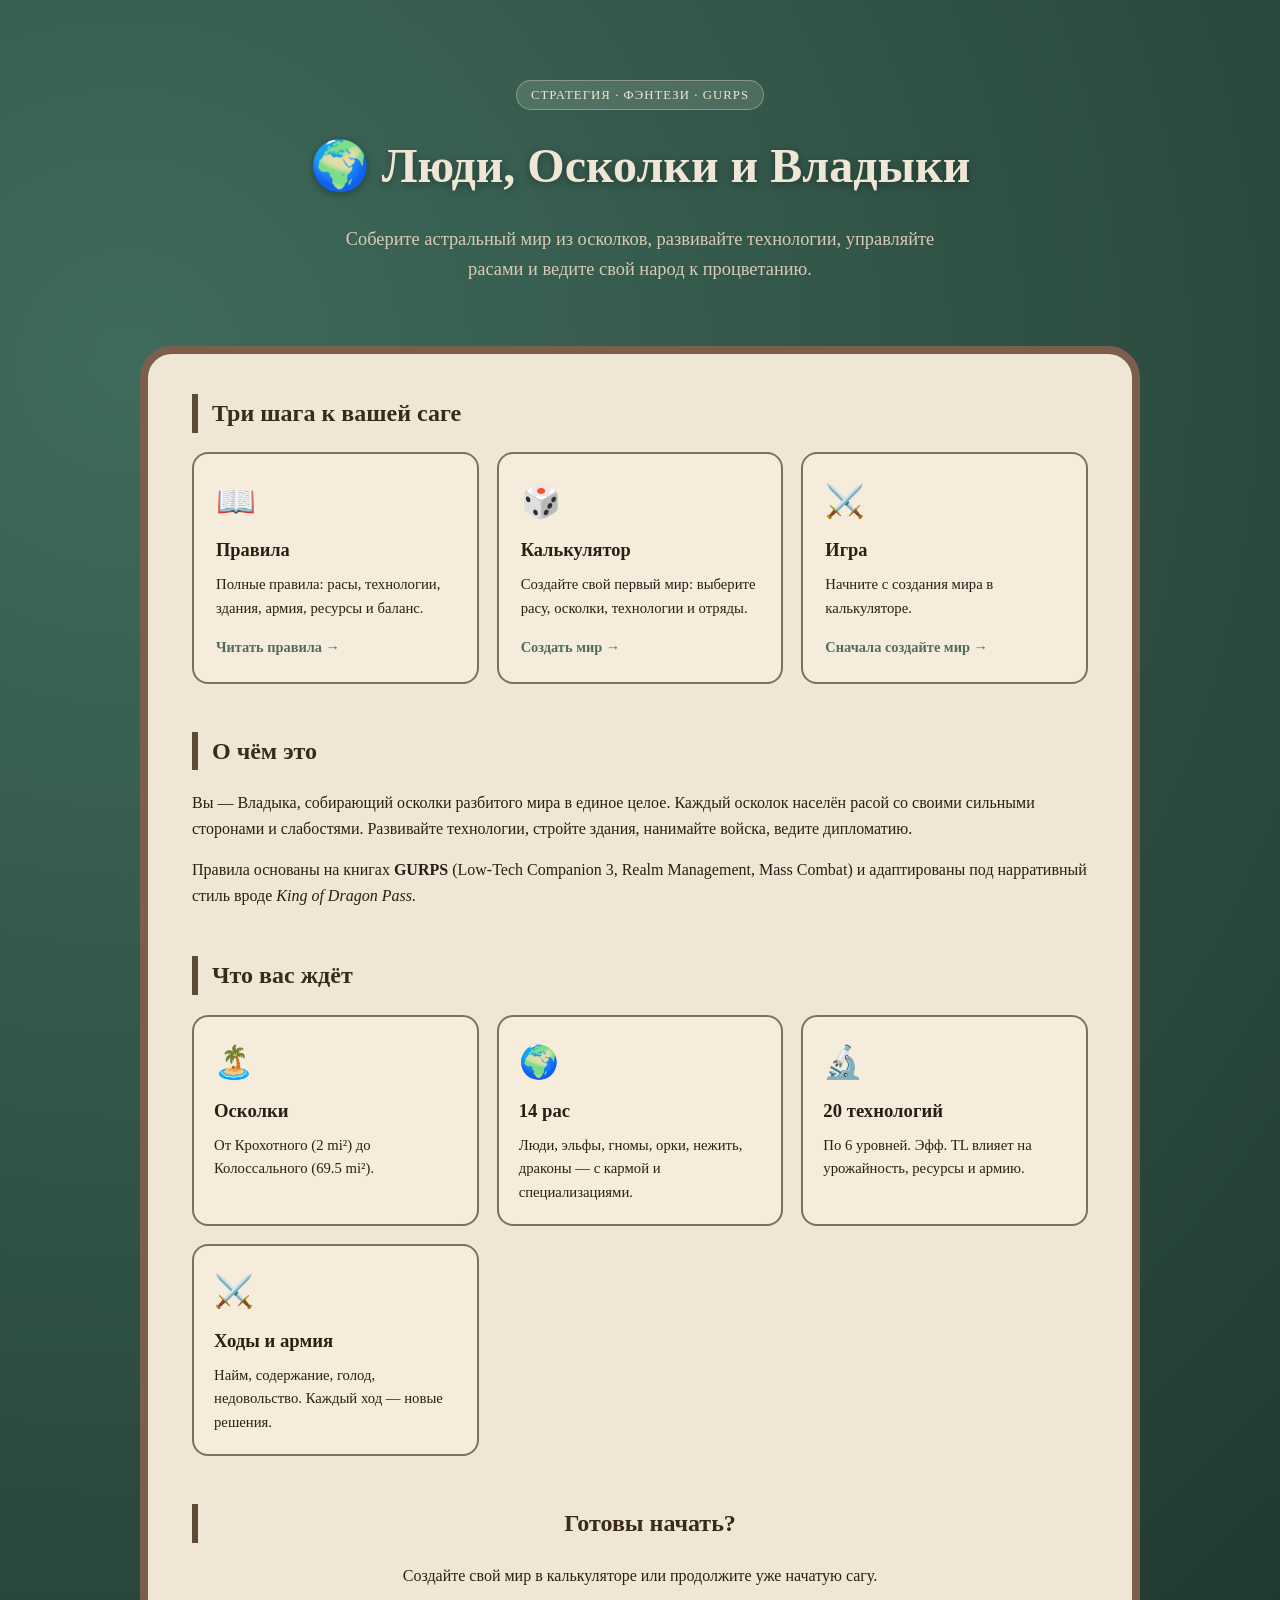
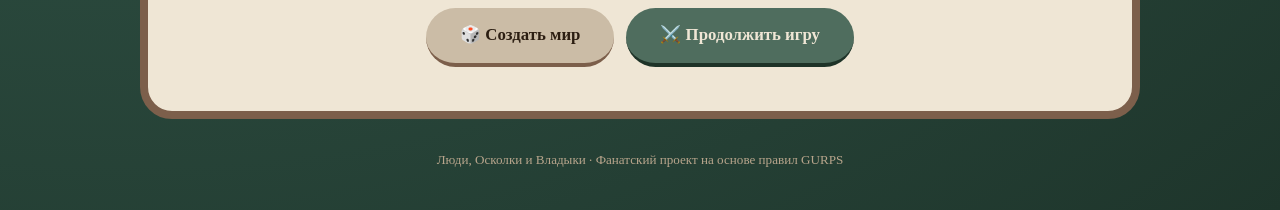
<file: index.html>
<!DOCTYPE html>
<html lang="ru">
<head>
<meta charset="UTF-8">
<meta name="viewport" content="width=device-width, initial-scale=1.0">
<title>Люди, Осколки и Владыки</title>
<link rel="stylesheet" href="landing.css">
</head>
<body>

<header class="lp-hero">
  <div class="lp-hero-inner">
    <div class="lp-badge">Стратегия · Фэнтези · GURPS</div>
    <h1>🌍 Люди, Осколки и Владыки</h1>
    <p class="lp-sub">Соберите астральный мир из осколков, развивайте технологии, управляйте расами и ведите свой народ к процветанию.</p>
  </div>
</header>

<main class="lp-main">

  <section class="lp-section">
    <h2>Три шага к вашей саге</h2>
    <div class="lp-grid lp-grid-3">
      <a href="rules.html" class="lp-link-card">
        <div class="lp-icon">📖</div>
        <h3>Правила</h3>
        <p>Полные правила: расы, технологии, здания, армия, ресурсы и баланс.</p>
        <span class="lp-card-btn">Читать правила →</span>
      </a>
      <a href="calculator.html" class="lp-link-card">
        <div class="lp-icon">🎲</div>
        <h3>Калькулятор</h3>
        <p>Создайте свой первый мир: выберите расу, осколки, технологии и отряды.</p>
        <span class="lp-card-btn">Создать мир →</span>
      </a>
      <a href="game.html" class="lp-link-card" id="gameLink">
        <div class="lp-icon">⚔️</div>
        <h3>Игра</h3>
        <p>Управляйте своим миром по ходам: исследования, стройка, найм, события.</p>
        <span class="lp-card-btn">Продолжить игру →</span>
      </a>
    </div>
  </section>

  <section class="lp-section">
    <h2>О чём это</h2>
    <p>Вы — Владыка, собирающий осколки разбитого мира в единое целое. Каждый осколок населён расой со своими сильными сторонами и слабостями. Развивайте технологии, стройте здания, нанимайте войска, ведите дипломатию.</p>
    <p>Правила основаны на книгах <strong>GURPS</strong> (Low-Tech Companion 3, Realm Management, Mass Combat) и адаптированы под нарративный стиль вроде <em>King of Dragon Pass</em>.</p>
  </section>

  <section class="lp-section">
    <h2>Что вас ждёт</h2>
    <div class="lp-grid">
      <div class="lp-card"><div class="lp-icon">🏝️</div><h3>Осколки</h3><p>От Крохотного (2 mi²) до Колоссального (69.5 mi²).</p></div>
      <div class="lp-card"><div class="lp-icon">🌍</div><h3>14 рас</h3><p>Люди, эльфы, гномы, орки, нежить, драконы — с кармой и специализациями.</p></div>
      <div class="lp-card"><div class="lp-icon">🔬</div><h3>20 технологий</h3><p>По 6 уровней. Эфф. TL влияет на урожайность, ресурсы и армию.</p></div>
      <div class="lp-card"><div class="lp-icon">⚔️</div><h3>Ходы и армия</h3><p>Найм, содержание, голод, недовольство. Каждый ход — новые решения.</p></div>
    </div>
  </section>

  <section class="lp-section lp-cta-section">
    <h2>Готовы начать?</h2>
    <p>Создайте свой мир в калькуляторе или продолжите уже начатую сагу.</p>
    <a href="calculator.html" class="lp-cta">🎲 Создать мир</a>
    <a href="game.html" class="lp-cta lp-cta-secondary">⚔️ Продолжить игру</a>
  </section>

</main>

<footer class="lp-footer">
  Люди, Осколки и Владыки · Фанатский проект на основе правил GURPS
</footer>

<script>
document.addEventListener('DOMContentLoaded', () => {
  const hasSave = localStorage.getItem('va_game_state');
  if (!hasSave) {
    const link = document.getElementById('gameLink');
    link.querySelector('p').textContent = 'Начните с создания мира в калькуляторе.';
    link.querySelector('.lp-card-btn').textContent = 'Сначала создайте мир →';
    link.href = 'calculator.html';
  }
});
</script>

</body>
</html>
</file>
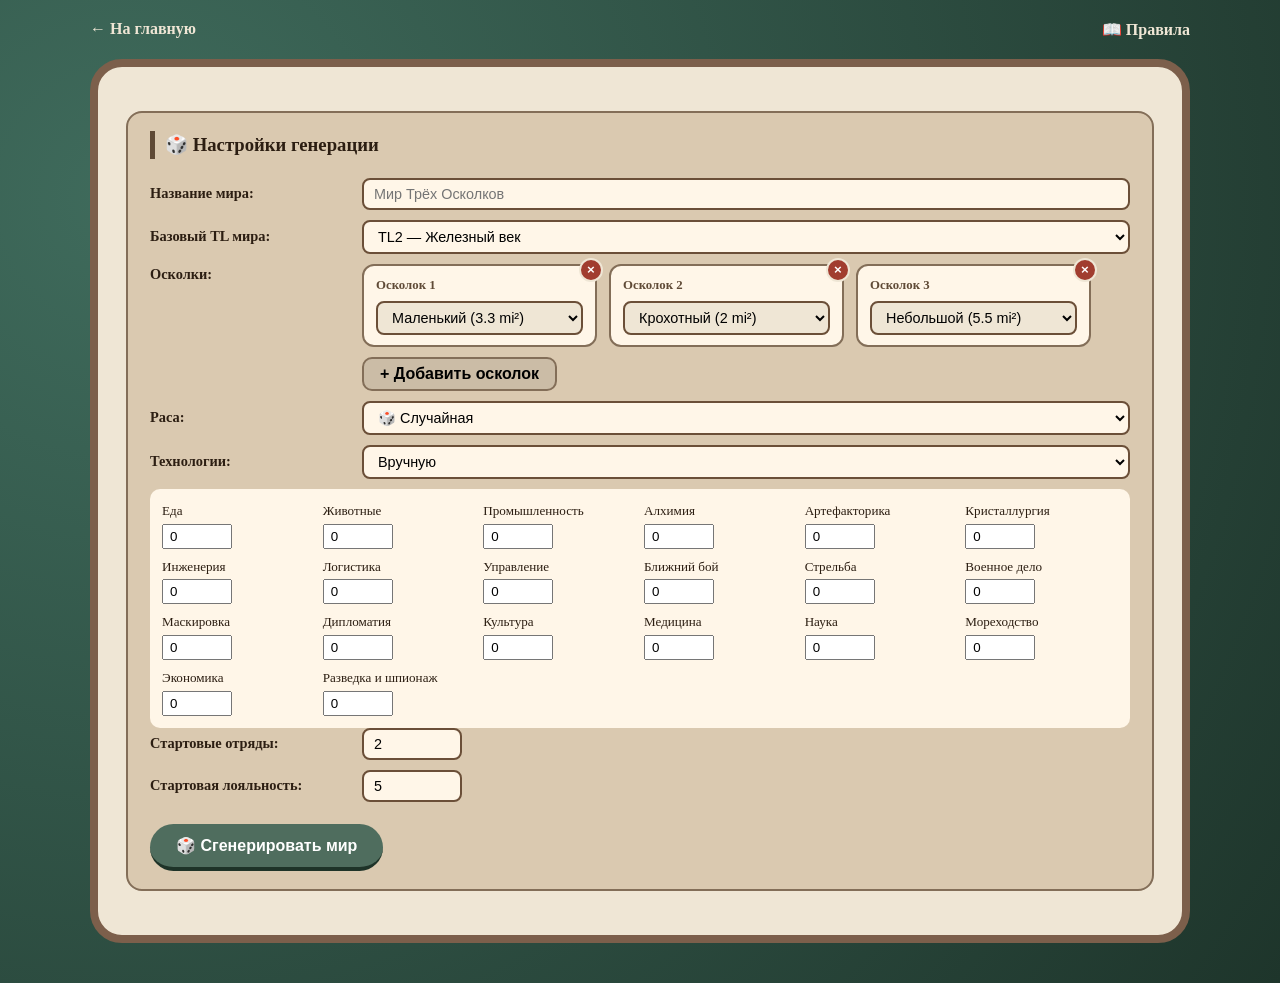
<file: calculator.html>
<!DOCTYPE html>
<html lang="ru">
<head>
<meta charset="UTF-8">
<meta name="viewport" content="width=device-width, initial-scale=1.0">
<title>Калькулятор мира — Люди, Осколки и Владыки</title>
<link rel="stylesheet" href="va-styles.css">
</head>
<body style="background:#2b4a3f; background-image: radial-gradient(circle at 10% 20%, #3f6b5c, #1e352b); min-height:100vh; margin:0; padding:20px;">

<div style="max-width:1100px; margin: 0 auto 16px; display: flex; justify-content: space-between;">
  <a href="index.html" style="color:#efe6d5; text-decoration:none; font-weight:bold;">← На главную</a>
  <a href="rules.html" style="color:#efe6d5; text-decoration:none; font-weight:bold;">📖 Правила</a>
</div>

<div class="va-game">

  <div class="va-gen-panel">
    <h3>🎲 Настройки генерации</h3>

    <div class="va-gen-row">
      <label>Название мира:</label>
      <input type="text" id="va-worldName" placeholder="Мир Трёх Осколков">
    </div>

    <div class="va-gen-row">
      <label>Базовый TL мира:</label>
      <select id="va-baseTL">
        <option value="1">TL1 — Бронзовый век</option>
        <option value="2" selected>TL2 — Железный век</option>
        <option value="3">TL3 — Средневековье</option>
        <option value="4">TL4 — Ренессанс</option>
        <option value="5">TL5 — Промышленность</option>
      </select>
    </div>

    <div class="va-gen-row" style="align-items: flex-start;">
      <label>Осколки:</label>
      <div>
        <div id="va-shardsList" class="va-shards-list"></div>
        <button class="va-add-shard-btn" onclick="VA.UI.addShardSlot()">+ Добавить осколок</button>
      </div>
    </div>

    <div class="va-gen-row">
      <label>Раса:</label>
      <select id="va-raceSel"></select>
    </div>

    <div class="va-gen-row">
      <label>Технологии:</label>
      <select id="va-techMode" onchange="VA.UI.rebuildTechDetail()">
        <option value="random">Случайные</option>
        <option value="manual" selected>Вручную</option>
      </select>
    </div>
    <div id="va-techDetail"></div>

    <div class="va-gen-row">
      <label>Стартовые отряды:</label>
      <input type="number" id="va-troopCount" value="2" min="0" max="10">
    </div>

    <div class="va-gen-row">
      <label>Стартовая лояльность:</label>
      <input type="number" id="va-loyaltyVal" value="5" min="0" max="10">
    </div>

    <button class="va-gen-btn" onclick="VA.UI.generate()">🎲 Сгенерировать мир</button>
  </div>

  <div id="va-output"></div>

</div>

<script src="va-config.js"></script>
<script src="va-races.js"></script>
<script src="va-techs.js"></script>
<script src="va-buildings.js"></script>
<script src="va-troops.js"></script>
<script src="va-engine.js"></script>
<script src="va-storage.js"></script>
<script src="va-game.js"></script>
<script src="va-ui.js"></script>

</body>
</html>
</file>
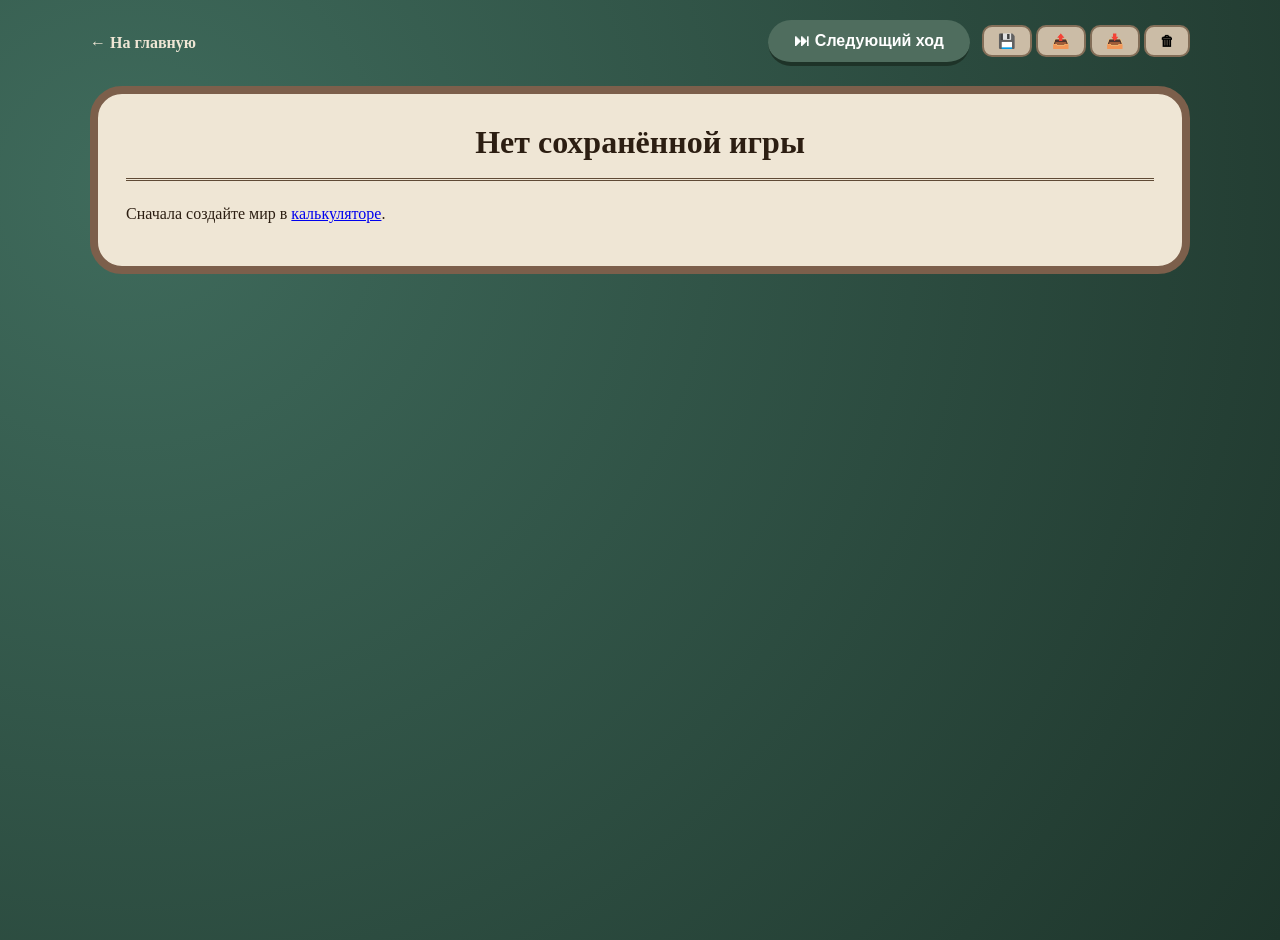
<file: game.html>
<!DOCTYPE html>
<html lang="ru">
<head>
<meta charset="UTF-8">
<meta name="viewport" content="width=device-width, initial-scale=1.0">
<title>Игра — Люди, Осколки и Владыки</title>
<link rel="stylesheet" href="va-styles.css">
<style>
  body {
    background: #2b4a3f;
    background-image: radial-gradient(circle at 10% 20%, #3f6b5c, #1e352b);
    min-height: 100vh; margin: 0; padding: 20px;
  }
  .top-bar {
    max-width: 1100px; margin: 0 auto 16px;
    display: flex; justify-content: space-between; align-items: center;
    flex-wrap: wrap; gap: 12px;
  }
  .top-bar a { color: #efe6d5; text-decoration: none; font-weight: bold; }
  .turn-btn {
    background: #4f6d5e; color: #fff; border: none;
    border-bottom: 4px solid #1e3328; padding: 12px 26px;
    border-radius: 30px; cursor: pointer; font-weight: bold; font-size: 1rem;
  }
  .turn-btn:hover { background: #3f5b4f; }
  .game-grid { display: grid; gap: 20px; margin-top: 20px; grid-template-columns: 1fr 1fr; }
  @media (max-width: 800px) { .game-grid { grid-template-columns: 1fr; } }
  .action-card {
    background: #f5ecdc; border: 2px solid #836e58;
    border-radius: 16px; padding: 18px 20px; margin-bottom: 14px;
  }
  .action-card.capital { border-color: #c47a3c; background: #faf0e0; }
  .action-card h3 { margin-top: 0; }
  .action-btn {
    background: #cbbca6; border: 2px solid #836e58; border-radius: 10px;
    padding: 6px 14px; cursor: pointer; font-weight: bold; font-size: 0.88rem;
  }
  .action-btn:hover { background: #b7a088; }
  .action-btn:disabled { opacity: 0.4; cursor: not-allowed; }
  .action-btn.small { padding: 3px 8px; font-size: 0.78rem; }
  .action-btn.danger { background: #d9a89a; border-color: #8a4a3a; }
  .action-btn.danger:hover { background: #c9917f; }
  .shard-select {
    padding: 6px 10px; border: 2px solid #6b4f38; border-radius: 8px;
    background: #fff6e8; margin-right: 8px;
  }
  .log-entry { padding: 8px 12px; border-bottom: 1px dashed #d4c4a8; font-size: 0.85rem; }
  .log-entry:last-child { border-bottom: none; }
  .log-entry .turn-tag {
    display: inline-block; background: #cbbca6; border-radius: 10px;
    padding: 1px 8px; font-size: 0.72rem; font-weight: bold; margin-right: 8px;
  }
  .researching-row {
    background: #f0e2c4; border-radius: 8px; padding: 6px 10px; margin: 4px 0;
    font-size: 0.85rem;
  }
  .building-chip {
    display: inline-flex; align-items: center; gap: 4px;
    background: #dac9b0; border-radius: 12px; padding: 3px 6px 3px 10px;
    margin: 2px 4px 2px 0; font-size: 0.82rem;
  }
  .building-chip .x {
    background: #a13d2f; color: #fff; border: none; border-radius: 50%;
    width: 16px; height: 16px; cursor: pointer; font-size: 0.7rem;
    line-height: 1; padding: 0;
  }
  .troop-chip {
    display: inline-flex; align-items: center; gap: 4px;
    background: #c9d4b8; border-radius: 12px; padding: 3px 6px 3px 10px;
    margin: 2px 4px 2px 0; font-size: 0.82rem;
  }
  .troop-chip .x {
    background: #6b4f38; color: #fff; border: none; border-radius: 50%;
    width: 16px; height: 16px; cursor: pointer; font-size: 0.7rem;
    line-height: 1; padding: 0;
  }
</style>
</head>
<body>

<div class="top-bar">
  <a href="index.html">← На главную</a>
  <div id="turnInfo" style="color:#efe6d5; font-weight:bold;"></div>
  <div>
    <button class="turn-btn" onclick="doTurn()">⏭ Следующий ход</button>
    <button class="action-btn" style="margin-left:8px;" onclick="saveGame()">💾</button>
    <button class="action-btn" onclick="exportGame()">📤</button>
    <button class="action-btn" onclick="document.getElementById('importFile').click()">📥</button>
    <button class="action-btn" onclick="resetGame()">🗑</button>
    <input type="file" id="importFile" accept=".json" style="display:none;">
  </div>
</div>

<div id="gameRoot" class="va-game">
  <p>Загрузка...</p>
</div>

<script src="va-config.js"></script>
<script src="va-races.js"></script>
<script src="va-techs.js"></script>
<script src="va-buildings.js"></script>
<script src="va-troops.js"></script>
<script src="va-engine.js"></script>
<script src="va-storage.js"></script>
<script src="va-game.js"></script>

<script>
let gameState = null;

document.addEventListener('DOMContentLoaded', () => {
  gameState = VA.Storage.load();
  if (!gameState) {
    document.getElementById('gameRoot').innerHTML = `
      <h1>Нет сохранённой игры</h1>
      <p>Сначала создайте мир в <a href="calculator.html">калькуляторе</a>.</p>`;
    return;
  }
  render();

  document.getElementById('importFile').addEventListener('change', async (e) => {
    if (!e.target.files[0]) return;
    try {
      gameState = await VA.Storage.import(e.target.files[0]);
      VA.Storage.save(gameState);
      render();
      alert('Игра загружена');
    } catch (err) { alert('Ошибка загрузки: ' + err.message); }
  });
});

function saveGame() { if (VA.Storage.save(gameState)) alert('Сохранено'); }
function exportGame() { VA.Storage.export(gameState); }
function resetGame() {
  if (confirm('Удалить сохранение? Это необратимо.')) {
    VA.Storage.clear();
    window.location.href = 'index.html';
  }
}

function doTurn() {
  gameState = VA.Game.nextTurn(gameState);
  VA.Storage.save(gameState);
  render();
}

function research(techId) {
  const res = VA.Game.research(gameState, techId);
  if (!res.ok) { alert(res.reason); return; }
  VA.Storage.save(gameState);
  render();
}

function build(shardIdx, buildingName, techId) {
  const res = VA.Game.build(gameState, shardIdx, buildingName, techId);
  if (!res.ok) { alert(res.reason); return; }
  VA.Storage.save(gameState);
  render();
}

function demolish(shardIdx, buildingName) {
  if (!confirm(`Снести «${buildingName}»?`)) return;
  const res = VA.Game.demolish(gameState, shardIdx, buildingName);
  if (!res.ok) { alert(res.reason); return; }
  VA.Storage.save(gameState);
  render();
}

function hire(shardIdx, troopName) {
  const res = VA.Game.hire(gameState, shardIdx, troopName);
  if (!res.ok) { alert(res.reason); return; }
  VA.Storage.save(gameState);
  render();
}

function disband(shardIdx, troopIndex) {
  if (!confirm('Распустить отряд?')) return;
  const res = VA.Game.disband(gameState, shardIdx, troopIndex);
  if (!res.ok) { alert(res.reason); return; }
  VA.Storage.save(gameState);
  render();
}

function feast(shardIdx) {
  const res = VA.Game.feast(gameState, shardIdx);
  if (!res.ok) { alert(res.reason); return; }
  VA.Storage.save(gameState);
  render();
}

function boostGrowth(shardIdx) {
  const input = prompt('Сколько AP потратить? (1 AP = +0.5% к приросту, макс +2%)', '1');
  if (input === null) return;
  const ap = parseInt(input);
  if (isNaN(ap) || ap < 1) { alert('Введите число ≥ 1'); return; }
  const res = VA.Game.boostGrowth(gameState, shardIdx, ap);
  if (!res.ok) { alert(res.reason); return; }
  VA.Storage.save(gameState);
  render();
}

function render() {
  if (!gameState) return;
  const g = gameState;
  const essenceLimit = VA.Game.getEssenceLimit(g);
  const people = VA.Game.getPeople(g);
  const usedPeople = VA.Game.getUsedPeople(g);
  const worldSize = VA.Game.getWorldSize(g);
  const feastCost = worldSize * VA.config.feastCostPerSize;

  document.getElementById('turnInfo').textContent =
    `${g.worldName} · Ход ${g.turn}`;

  let html = `<h1>🌍 ${g.worldName}</h1>
    <div class="va-badges">
      <span class="va-badge">Раса: ${g.race.name}</span>
      <span class="va-badge">Ход: ${g.turn}</span>
      <span class="va-badge">Размер мира: ${worldSize}</span>
    </div>

    <div class="va-summary">
      <div class="va-stat"><div class="k">Эссенция</div>
        <div class="v">${g.resources.essence.toFixed(1)} <small>/ ${essenceLimit}</small></div></div>
      <div class="va-stat"><div class="k">AP</div>
        <div class="v">${g.resources.ap} <small>/ ${g.storage.ap}</small></div></div>
      <div class="va-stat"><div class="k">Материя</div>
        <div class="v">${g.resources.materia} <small>/ ${g.storage.materia}</small></div></div>
      <div class="va-stat"><div class="k">Знание</div>
        <div class="v">${g.resources.knowledge}</div></div>
      <div class="va-stat"><div class="k">Влияние</div>
        <div class="v">${g.resources.influence}</div></div>
      <div class="va-stat"><div class="k">Люди</div>
        <div class="v">${usedPeople} / ${people}</div></div>
    </div>

    <div class="game-grid">
      <div>
        <h2>📋 Осколки</h2>`;

  g.shards.forEach((s, i) => {
    const capitalClass = s.hasCapital ? ' capital' : '';
    const capitalBadge = s.hasCapital
      ? '<span class="va-badge" style="background:#c47a3c; color:#fff; margin-left:8px;">🏛️ Столица</span>'
      : '';

    const buildingsHtml = s.buildings.length > 0
      ? s.buildings.map(b =>
          `<span class="building-chip">${b}<button class="x" onclick="demolish(${i}, '${b.replace(/'/g,"\\'")}')">×</button></span>`
        ).join('')
      : '—';

    const troopsHtml = s.troops.length > 0
      ? s.troops.map((t, ti) =>
          `<span class="troop-chip">${t.type}${t.free ? ' ⭐' : ''}<button class="x" onclick="disband(${i}, ${ti})">×</button></span>`
        ).join('')
      : '—';

    const pendingBonus = (s.pendingGrowthBonus || 0) > 0
      ? `<div class="va-row"><span class="k">Бонус роста</span><span class="v">+${(s.pendingGrowthBonus*100).toFixed(1)}%</span></div>`
      : '';

    html += `<div class="action-card${capitalClass}">
      <h3>Осколок ${VA.roman(s.idx)} — ${s.name} ${capitalBadge}</h3>
      <div class="va-rows">
        <div class="va-row"><span class="k">Население</span><span class="v">${VA.fmt(s.factPop)} / ${VA.fmt(s.maxPop)}</span></div>
        <div class="va-row"><span class="k">Лояльность</span><span class="v">${s.loyalty} / 10</span></div>
        ${pendingBonus}
      </div>

      <div style="margin-top:10px;">
        <div style="font-size:0.78rem; color:#6b5a44; margin-bottom:4px;">
          Здания (${s.buildings.length}/${s.size}):
        </div>
        <div>${buildingsHtml}</div>
      </div>

      <div style="margin-top:10px;">
        <div style="font-size:0.78rem; color:#6b5a44; margin-bottom:4px;">
          Отряды:
        </div>
        <div>${troopsHtml}</div>
      </div>

      <div style="margin-top:12px; display:flex; gap:6px; flex-wrap:wrap;">
        <button class="action-btn small" onclick="feast(${i})" ${s.loyalty >= 10 ? 'disabled' : ''}>
          🍷 Пир (${feastCost} AP)
        </button>
        <button class="action-btn small" onclick="boostGrowth(${i})">
          🌱 Ускорение роста
        </button>
      </div>
    </div>`;
  });

  html += `</div>
    <div>
      <h2>🔬 Исследования</h2>
      <div class="action-card">
        <p style="font-size:0.85rem; color:#6b5a44;">
          За ход: макс. 3 технологии и 5 уровней. Исследование занимает время.
        </p>`;

  // Активные исследования
  if (g.researching.length > 0) {
    html += `<div style="margin-bottom:12px;">
      <div style="font-size:0.78rem; color:#6b5a44; margin-bottom:4px; font-weight:bold;">
        В работе:
      </div>`;
    g.researching.forEach(r => {
      const name = VA.techs.find(t => t.id === r.techId)?.name || r.techId;
      html += `<div class="researching-row">
        ⏳ <strong>${name}</strong> → ур. ${r.targetLevel} · осталось ${r.turnsLeft} х.
      </div>`;
    });
    html += `</div>`;
  }

  // Доступные исследования
  html += `<div style="font-size:0.78rem; color:#6b5a44; margin-bottom:4px; font-weight:bold;">
    Доступные:
  </div>`;

  VA.techs.forEach(t => {
    const lvl = g.techs[t.id] || 0;
    const cost = VA.formulas.techCost(lvl);
    const can = VA.Game.canResearch(g, t.id);
    const inProgress = g.researching.find(r => r.techId === t.id);
    const label = inProgress ? `${t.name} — в работе` : `${t.name} — ур. ${lvl} → ${lvl+1}`;

    html += `<div class="va-row" style="align-items:center;">
      <span class="k">${label}</span>
      <span class="v">
        <span style="font-size:0.78rem; color:#6b5a44;">${cost.zn} Зн / ${cost.el} Э · ${cost.time} х.</span>
        <button class="action-btn" style="margin-left:8px;" ${can.ok?'':'disabled'}
          onclick="research('${t.id}')">Начать</button>
      </span>
    </div>`;
  });

  html += `</div>

      <h2>🏗️ Строительство</h2>
      <div class="action-card">
        <div style="margin-bottom:10px;">
          <select id="buildShard" class="shard-select">
            ${g.shards.map((s,i)=>`<option value="${i}">${s.name} (${s.buildings.length}/${s.size})</option>`).join('')}
          </select>
          <select id="buildTech" class="shard-select">
            ${VA.techs.filter(t => (g.techs[t.id]||0) > 0).map(t =>
              `<option value="${t.id}">${t.name}</option>`).join('')}
          </select>
          <select id="buildName" class="shard-select">
                <optgroup label="Требуют технологии">
		<option>Ферма</option>
              <option>Мельница</option>
              <option>Шахта</option>
              <option>Кузница</option>
              <option>Башня учёного</option>
              <option>Казармы</option>
              <option>Стрельбище</option>
              <option>Лазарет</option>
            </optgroup>
          </select>
          <button class="action-btn" onclick="buildFromUI()">Построить</button>
        </div>
        <p style="font-size:0.82rem; color:#6b5a44;">Стоимость: 3 Э + 2 Материи. Лимит = размер осколка.</p>
      </div>

      <h2>⚔️ Найм отрядов</h2>
      <div class="action-card">
        <div style="margin-bottom:10px;">
          <select id="hireShard" class="shard-select">
            ${g.shards.map((s,i)=>`<option value="${i}">${s.name}</option>`).join('')}
          </select>
          <select id="hireType" class="shard-select">
            <option>Лёгкая пехота</option>
            <option>Лучники</option>
          </select>
          <button class="action-btn" onclick="hireFromUI()">Нанять</button>
        </div>
        <p style="font-size:0.82rem; color:#6b5a44;">Найм: 2 Э + 1 Материя + 1 Люди. Содержание: 1 AP за ход.</p>
      </div>

      <h2>📜 Журнал</h2>
      <div class="action-card" style="max-height:280px; overflow-y:auto;">
        ${g.log.slice().reverse().map(l => `
          <div class="log-entry">
            <span class="turn-tag">Ход ${l.turn}</span>
            ${VA.escapeHtml(l.text)}
          </div>`).join('')}
      </div>
    </div>
  </div>`;

  document.getElementById('gameRoot').innerHTML = html;
}

function buildFromUI() {
  const shardIdx = parseInt(document.getElementById('buildShard').value);
  const techId = document.getElementById('buildTech').value;
  const buildingName = document.getElementById('buildName').value;
  build(shardIdx, buildingName, techId);
}

function hireFromUI() {
  const shardIdx = parseInt(document.getElementById('hireShard').value);
  const troopName = document.getElementById('hireType').value;
  hire(shardIdx, troopName);
}
</script>

</body>
</html>
</file>
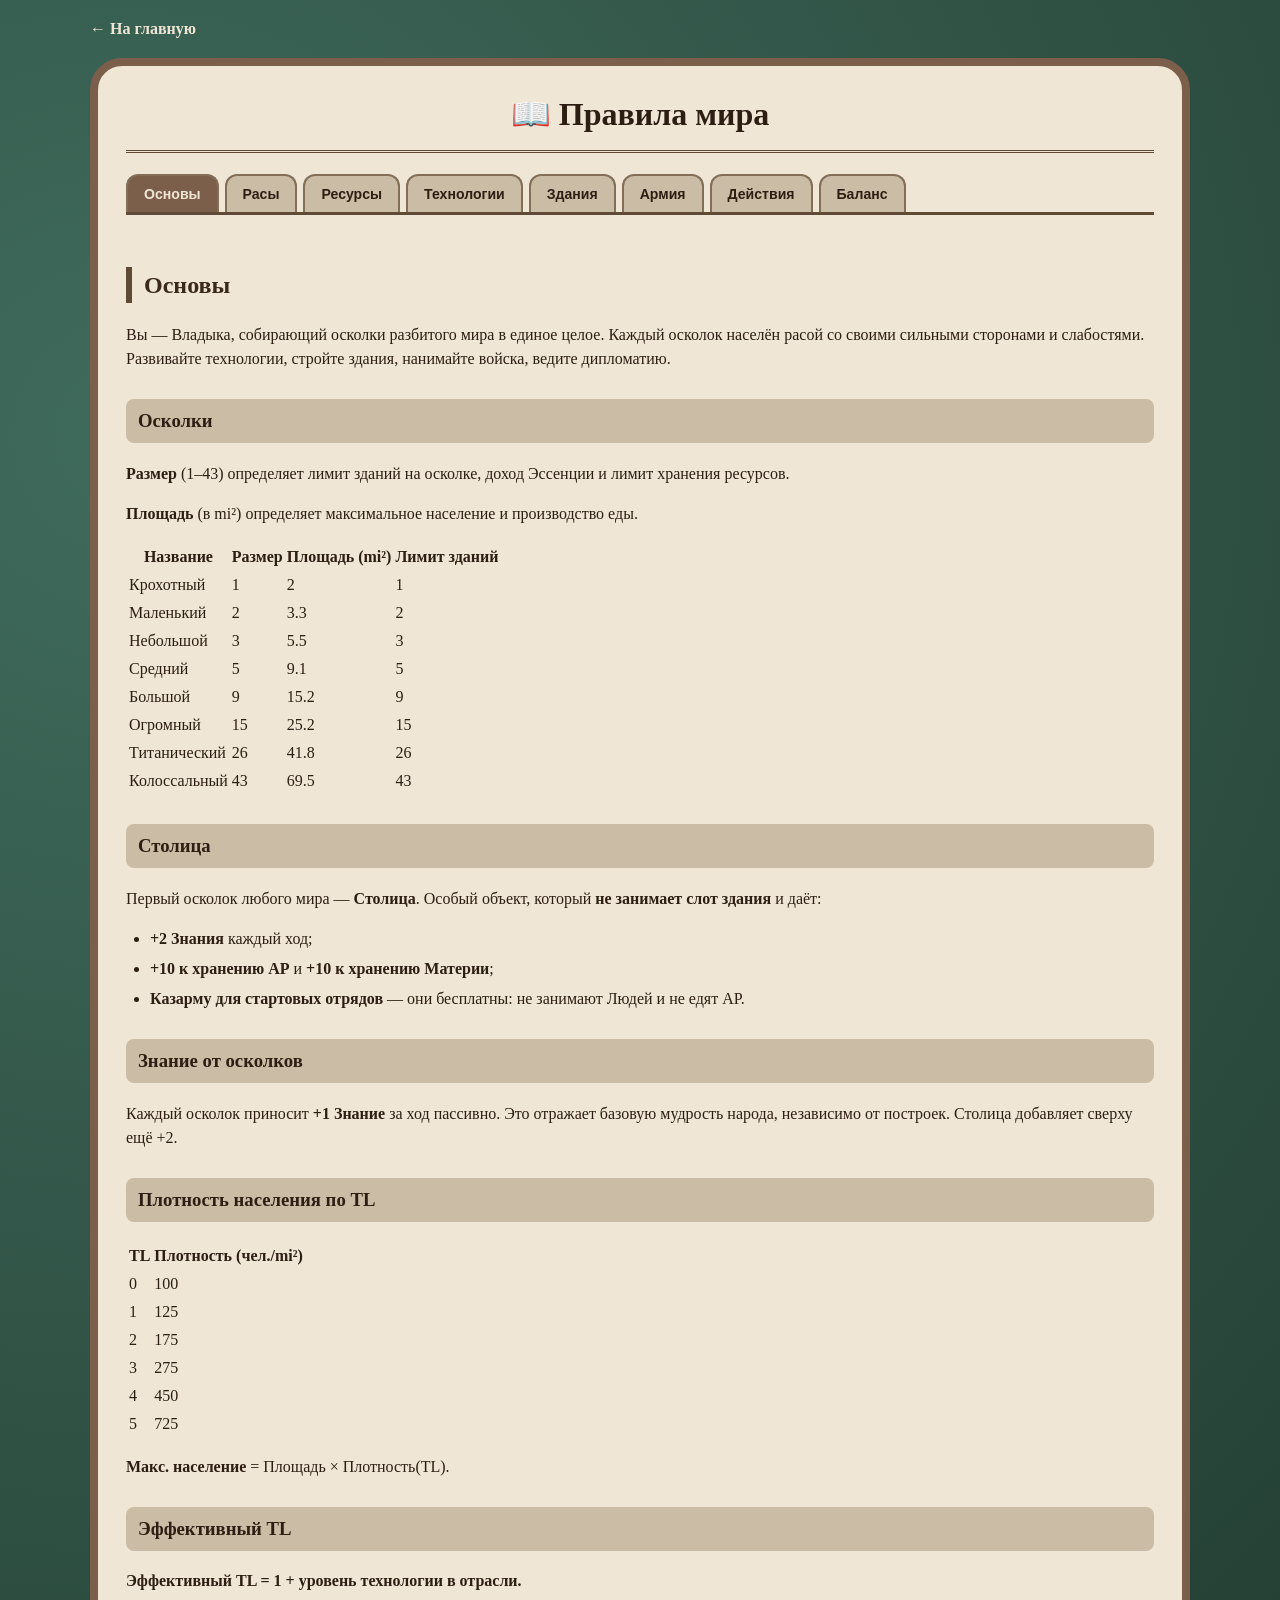
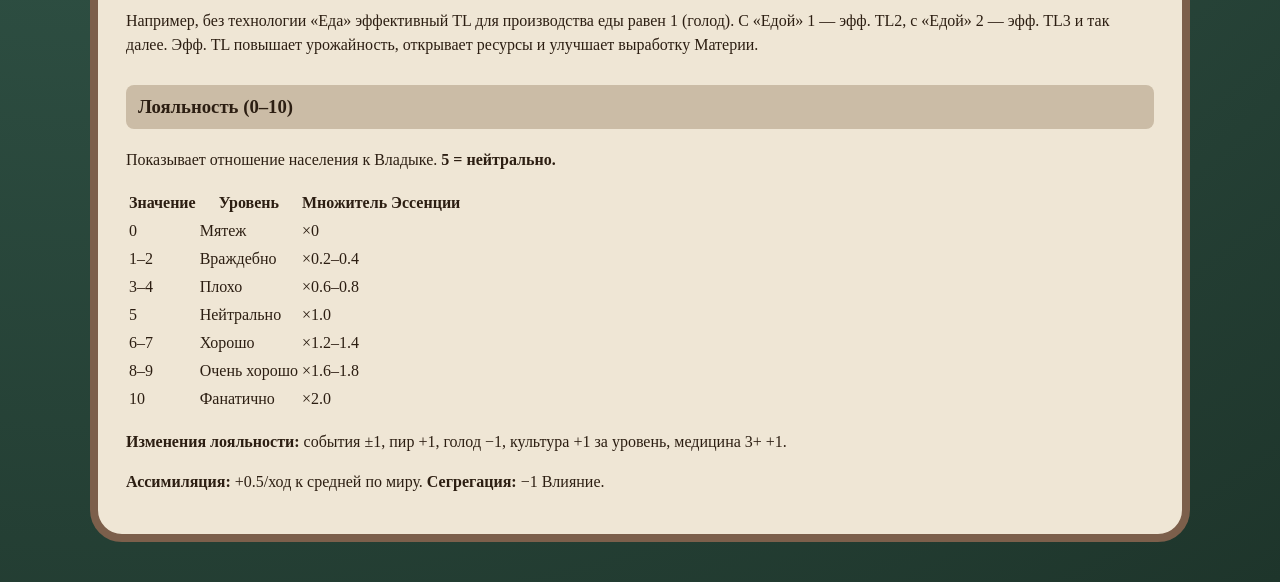
<file: rules.html>
<!DOCTYPE html>
<html lang="ru">
<head>
<meta charset="UTF-8">
<meta name="viewport" content="width=device-width, initial-scale=1.0">
<title>Правила — Люди, Осколки и Владыки</title>
<link rel="stylesheet" href="va-styles.css">
<style>
  body {
    background: #2b4a3f;
    background-image: radial-gradient(circle at 10% 20%, #3f6b5c, #1e352b);
    min-height: 100vh; margin: 0; padding: 20px;
  }
  .back-link { display: block; max-width: 1100px; margin: 0 auto 16px; color: #efe6d5; text-decoration: none; font-weight: bold; }
  .rules-tabs { display: flex; flex-wrap: wrap; gap: 6px; margin: 20px 0 0; border-bottom: 3px solid #5f4a36; }
  .rules-tab-btn {
    background: #cbbca6; color: #2c1e12; border: 2px solid #836e58;
    border-bottom: none; border-radius: 12px 12px 0 0;
    padding: 10px 16px; cursor: pointer; font-weight: bold; font-size: 0.88rem;
  }
  .rules-tab-btn.active { background: #7c5f4b; color: #efe6d5; }
  .rules-tab { display: none; padding-top: 16px; }
  .rules-tab.active { display: block; }
  .rules-tab h3 { margin-top: 28px; padding: 8px 12px; background: #cbbca6; border-radius: 8px; }
  .rules-tab h4 { margin-top: 20px; color: #4f3a26; border-left: 4px solid #836e58; padding-left: 10px; }
  .rules-tab ul { padding-left: 24px; }
  .rules-tab li { margin-bottom: 6px; }
  .example {
    background: #f5ecdc; border-left: 4px solid #4f6d5e;
    padding: 10px 14px; border-radius: 6px; font-size: 0.88rem; margin: 12px 0;
  }
  .example strong { color: #3a2a1c; }
  .tech-card {
    background: #f5ecdc; border: 2px solid #836e58; border-radius: 12px;
    padding: 14px 18px; margin: 14px 0;
  }
  .tech-card h4 {
    margin-top: 0; background: #7c5f4b; color: #efe6d5;
    padding: 8px 12px; border-radius: 6px; border-left: none;
    margin-bottom: 10px;
  }
  .tech-card .desc { font-style: italic; color: #5f4a36; margin-bottom: 12px; font-size: 0.9rem; }
  .tech-card table { margin: 0; }
</style>
</head>
<body>

<a href="index.html" class="back-link">← На главную</a>

<div class="va-game">
  <h1>📖 Правила мира</h1>

  <div class="rules-tabs">
    <button class="rules-tab-btn active" onclick="showRule(event,'r-basics')">Основы</button>
    <button class="rules-tab-btn" onclick="showRule(event,'r-races')">Расы</button>
    <button class="rules-tab-btn" onclick="showRule(event,'r-resources')">Ресурсы</button>
    <button class="rules-tab-btn" onclick="showRule(event,'r-tech')">Технологии</button>
    <button class="rules-tab-btn" onclick="showRule(event,'r-buildings')">Здания</button>
    <button class="rules-tab-btn" onclick="showRule(event,'r-army')">Армия</button>
    <button class="rules-tab-btn" onclick="showRule(event,'r-actions')">Действия</button>
    <button class="rules-tab-btn" onclick="showRule(event,'r-balance')">Баланс</button>
  </div>

  <!-- ==================== ОСНОВЫ ==================== -->
  <div id="r-basics" class="rules-tab active">
    <h2>Основы</h2>

    <p>Вы — Владыка, собирающий осколки разбитого мира в единое целое. Каждый осколок населён расой со своими сильными сторонами и слабостями. Развивайте технологии, стройте здания, нанимайте войска, ведите дипломатию.</p>

    <h3>Осколки</h3>
    <p><strong>Размер</strong> (1–43) определяет лимит зданий на осколке, доход Эссенции и лимит хранения ресурсов.</p>
    <p><strong>Площадь</strong> (в mi²) определяет максимальное население и производство еды.</p>

    <table>
      <tr><th>Название</th><th>Размер</th><th>Площадь (mi²)</th><th>Лимит зданий</th></tr>
      <tr><td>Крохотный</td><td>1</td><td>2</td><td>1</td></tr>
      <tr><td>Маленький</td><td>2</td><td>3.3</td><td>2</td></tr>
      <tr><td>Небольшой</td><td>3</td><td>5.5</td><td>3</td></tr>
      <tr><td>Средний</td><td>5</td><td>9.1</td><td>5</td></tr>
      <tr><td>Большой</td><td>9</td><td>15.2</td><td>9</td></tr>
      <tr><td>Огромный</td><td>15</td><td>25.2</td><td>15</td></tr>
      <tr><td>Титанический</td><td>26</td><td>41.8</td><td>26</td></tr>
      <tr><td>Колоссальный</td><td>43</td><td>69.5</td><td>43</td></tr>
    </table>

    <h3>Столица</h3>
    <p>Первый осколок любого мира — <strong>Столица</strong>. Особый объект, который <strong>не занимает слот здания</strong> и даёт:</p>
    <ul>
      <li><strong>+2 Знания</strong> каждый ход;</li>
      <li><strong>+10 к хранению AP</strong> и <strong>+10 к хранению Материи</strong>;</li>
      <li><strong>Казарму для стартовых отрядов</strong> — они бесплатны: не занимают Людей и не едят AP.</li>
    </ul>

    <h3>Знание от осколков</h3>
    <p>Каждый осколок приносит <strong>+1 Знание</strong> за ход пассивно. Это отражает базовую мудрость народа, независимо от построек. Столица добавляет сверху ещё +2.</p>

    <h3>Плотность населения по TL</h3>
    <table>
      <tr><th>TL</th><th>Плотность (чел./mi²)</th></tr>
      <tr><td>0</td><td>100</td></tr>
      <tr><td>1</td><td>125</td></tr>
      <tr><td>2</td><td>175</td></tr>
      <tr><td>3</td><td>275</td></tr>
      <tr><td>4</td><td>450</td></tr>
      <tr><td>5</td><td>725</td></tr>
    </table>
    <p><strong>Макс. население</strong> = Площадь × Плотность(TL).</p>

    <h3>Эффективный TL</h3>
    <p><strong>Эффективный TL = 1 + уровень технологии в отрасли.</strong></p>
    <p>Например, без технологии «Еда» эффективный TL для производства еды равен 1 (голод). С «Едой» 1 — эфф. TL2, с «Едой» 2 — эфф. TL3 и так далее. Эфф. TL повышает урожайность, открывает ресурсы и улучшает выработку Материи.</p>

    <h3>Лояльность (0–10)</h3>
    <p>Показывает отношение населения к Владыке. <strong>5 = нейтрально.</strong></p>
    <table>
      <tr><th>Значение</th><th>Уровень</th><th>Множитель Эссенции</th></tr>
      <tr><td>0</td><td>Мятеж</td><td>×0</td></tr>
      <tr><td>1–2</td><td>Враждебно</td><td>×0.2–0.4</td></tr>
      <tr><td>3–4</td><td>Плохо</td><td>×0.6–0.8</td></tr>
      <tr><td>5</td><td>Нейтрально</td><td>×1.0</td></tr>
      <tr><td>6–7</td><td>Хорошо</td><td>×1.2–1.4</td></tr>
      <tr><td>8–9</td><td>Очень хорошо</td><td>×1.6–1.8</td></tr>
      <tr><td>10</td><td>Фанатично</td><td>×2.0</td></tr>
    </table>
    <p><strong>Изменения лояльности:</strong> события ±1, пир +1, голод −1, культура +1 за уровень, медицина 3+ +1.</p>
    <p><strong>Ассимиляция:</strong> +0.5/ход к средней по миру. <strong>Сегрегация:</strong> −1 Влияние.</p>
  </div>

  <!-- ==================== РАСЫ ==================== -->
  <div id="r-races" class="rules-tab">
    <h2>Расы</h2>

    <p>14 рас. Каждая имеет <strong>карму</strong>, <strong>свойства</strong> и <strong>специализацию</strong>. Расовый бонус даёт <strong>+1 к профильной технологии</strong> при генерации мира.</p>

    <h3>Карма</h3>
    <table>
      <tr><th>Карма</th><th>Эффект</th></tr>
      <tr><td>Положительная</td><td>+2 к дипломатии с положительными. −2 с отрицательными.</td></tr>
      <tr><td>Нейтральная</td><td>Без модификаторов.</td></tr>
      <tr><td>Отрицательная</td><td>+2 к дипломатии с отрицательными. −2 с положительными.</td></tr>
    </table>

    <h3>Положительные свойства</h3>
    <table>
      <tr><th>Свойство</th><th>Эффект</th></tr>
      <tr><td>Талант к X</td><td>−1 к стоимости изучения X. +1 к эффекту действия через X (1 раз/ход).</td></tr>
      <tr><td>Мастер X</td><td>−2 к стоимости изучения X. +2 к эффекту действия через X (1 раз/ход).</td></tr>
      <tr><td>Физическая сила</td><td>+1 TS в бою.</td></tr>
      <tr><td>Скорость</td><td>+1 к инициативе.</td></tr>
      <tr><td>Ловкость</td><td>+1 к уклонению.</td></tr>
      <tr><td>Высокая плодовитость</td><td>+0.5% к приросту населения за ход.</td></tr>
      <tr><td>Неистовая вера</td><td>+0.5 Эссенции с каждого заселённого осколка.</td></tr>
      <tr><td>Живучесть</td><td>−1 потери в бою.</td></tr>
      <tr><td>Регенерация</td><td>Восстановление 1 отряда за ход бесплатно.</td></tr>
    </table>

    <h3>Отрицательные свойства</h3>
    <table>
      <tr><th>Свойство</th><th>Эффект</th></tr>
      <tr><td>Слабо верят во Владыку</td><td>−0.5 Эссенции с каждого осколка.</td></tr>
      <tr><td>Паранойя</td><td>−2 к дипломатии. +2 к защите от диверсий.</td></tr>
      <tr><td>Гордыня</td><td>−2 к дипломатии. Нельзя «унижаться».</td></tr>
      <tr><td>Жадность</td><td>+2 к вражеской дипломатии (легче подкупить).</td></tr>
      <tr><td>Малочисленность</td><td>−0.5% к приросту населения за ход.</td></tr>
      <tr><td>Посредственные в X</td><td>+50% к стоимости изучения X.</td></tr>
      <tr><td>Слабые в X</td><td>+100% к стоимости изучения X.</td></tr>
      <tr><td>Размножаются искусственно</td><td>Базовый прирост 0. Нужны специальные здания.</td></tr>
    </table>

    <h3>Список рас</h3>
    <table>
      <tr><th>Раса</th><th>Карма</th><th>Специализация</th><th>Ключевые свойства</th></tr>
      <tr><td>👤 Люди</td><td>Нейтральная</td><td>Универсальность</td><td>Базовая стоимость всех технологий, живут везде</td></tr>
      <tr><td>🧝 Эльфы</td><td>Положительная</td><td>Магия природы</td><td>Талант к магии природы, живучесть, гордыня</td></tr>
      <tr><td>⛏️ Гномы</td><td>Нейтральная</td><td>Промышленность</td><td>Мастер металлургии, живучесть, слабы в магии</td></tr>
      <tr><td>🪓 Орки</td><td>Отрицательная</td><td>Ближний бой</td><td>Физическая сила, высокая плодовитость, гордыня</td></tr>
      <tr><td>💀 Нежить</td><td>Отрицательная</td><td>Алхимия</td><td>Неистовая вера, живучесть, размножаются искусственно</td></tr>
      <tr><td>🐉 Драконы</td><td>Нейтральная</td><td>Артефакторика</td><td>Мастер артефакторики, +2 TS, малочисленность, гордыня</td></tr>
      <tr><td>🍺 Полурослики</td><td>Положительная</td><td>Еда</td><td>Талант к сельскому хозяйству, ловкость, высокая плодовитость</td></tr>
      <tr><td>😈 Демоны</td><td>Отрицательная</td><td>Демонология</td><td>Мастер демонологии, физическая сила, паранойя</td></tr>
      <tr><td>👼 Ангелы</td><td>Положительная</td><td>Культура</td><td>Неистовая вера, живучесть, гордыня, малочисленность</td></tr>
      <tr><td>⚙️ Механоиды</td><td>Нейтральная</td><td>Инженерия</td><td>Мастер инженерии, живучесть, размножаются искусственно</td></tr>
      <tr><td>🐺 Зверолюди</td><td>Нейтральная</td><td>Животные</td><td>Физическая сила, скорость, талант к животноводству</td></tr>
      <tr><td>💎 Кристаллиды</td><td>Нейтральная</td><td>Кристаллургия</td><td>Мастер кристаллургии, регенерация, малочисленность</td></tr>
      <tr><td>🌑 Теневые</td><td>Отрицательная</td><td>Маскировка</td><td>Талант к маскировке, скорость, паранойя</td></tr>
      <tr><td>🌊 Левиафаны</td><td>Нейтральная</td><td>Мореходство</td><td>Мастер мореходства, живучесть, малочисленность</td></tr>
    </table>
  </div>

  <!-- ==================== РЕСУРСЫ ==================== -->
  <div id="r-resources" class="rules-tab">
    <h2>Ресурсы</h2>

    <h3>Эссенция</h3>
    <p>Сила Владыки. Тратится на действия, исследования, найм, стройку.</p>
    <div class="example">
      <code>Эссенция = Σ [(Размер осколка × Заселённость) × (Лояльность / 5)] + Бонусы</code>
    </div>
    <p><strong>Заселённость</strong> = min(1, Факт. население / (Макс. × 0.75)).</p>
    <p><strong>Лимит хранения</strong> = Размер мира + Население / 1000 + 10.</p>
    <p><strong>Расовый бонус:</strong> Неистовая вера +0.5 за осколок, Слабо верят −0.5 за осколок.</p>

    <h3>Люди</h3>
    <div class="example"><code>Люди = floor(Население × 0.6 / 250)</code></div>
    <p>Тратятся на найм, стройку. <strong>Занятые не возвращаются.</strong></p>

    <h3>AP (избыток еды)</h3>
    <p>1 AP = еда для 100 человек.</p>
    <div class="example">
      <code>Доступная земля = Площадь × 0.75</code><br>
      <code>Обрабатываемая = Доступная × (1 − Доля пара)</code><br>
      <code>Производство AP = Обрабатываемая × Урожайность(эфф. TL)</code><br>
      <code>Потребление AP = Население / 100</code><br>
      <code>Чистый AP = floor(Производство − Потребление)</code>
    </div>
    <p><strong>Доля пара:</strong> 50% (TL1–2), 33% (TL3), 25% (TL4), 20% (TL5+).</p>
    <p><strong>Урожайность:</strong> 3 / 6 / 8 / 10 / 12 / 15 AP за mi² (по эфф. TL).</p>

    <h3>Материя</h3>
    <p>Производственный ресурс: металл, дерево, камень. Появляется только от зданий-производств.</p>
    <p><strong>Доступные ресурсы по эфф. TL Промышленности:</strong></p>
    <table>
      <tr><th>Эфф. TL</th><th>Ресурсы</th></tr>
      <tr><td>1</td><td>Камень, дерево, глина, медь, олово, бронза, уголь</td></tr>
      <tr><td>2</td><td>+ железо, свинец, серебро, золото</td></tr>
      <tr><td>3</td><td>+ сталь, самоцветы</td></tr>
      <tr><td>4</td><td>+ мифрил, громрил</td></tr>
      <tr><td>5+</td><td>+ адамантит, уран</td></tr>
    </table>
    <p><strong>Выработка Материи за здание-производство:</strong> 1 / 2 / 3 / 5 / 8 / 12 по эфф. TL.</p>
    <p><strong>Скорость добычи:</strong> ×0.5 / ×1.0 / ×1.5 / ×2.0 / ×3.0 / ×4.0 по эфф. TL.</p>

    <h3>Знание</h3>
    <p><strong>Доход каждый ход:</strong></p>
    <ul>
      <li>Базово: <strong>max(1, Население / 500)</strong></li>
      <li>За каждый осколок: <strong>+1</strong></li>
      <li>Столица: <strong>+2</strong></li>
      <li>Башня учёного: +2</li>
      <li>Библиотека: +3</li>
      <li>Университет: +4</li>
      <li>Исследовательский институт: +5</li>
      <li>Академия наук: +6</li>
    </ul>

    <h3>Влияние</h3>
    <ul>
      <li>Базово: <strong>max(0, Население / 1000)</strong></li>
      <li>Храм, Священная роща, Театр: +1</li>
      <li>Академия искусств: +2</li>
    </ul>

    <h3>Лимит хранения</h3>
    <p><strong>База:</strong> Размер осколка × 2 для AP и Материи отдельно. <strong>Столица:</strong> +10/+10.</p>
    <table>
      <tr><th>Здание</th><th>+ AP</th><th>+ Материя</th></tr>
      <tr><td>Ферма, Мельница</td><td>+5</td><td>—</td></tr>
      <tr><td>Ирригация</td><td>+8</td><td>—</td></tr>
      <tr><td>Житница</td><td>+15</td><td>—</td></tr>
      <tr><td>Агрокомплекс</td><td>+20</td><td>—</td></tr>
      <tr><td>Пастбище</td><td>+3</td><td>+3</td></tr>
      <tr><td>Скотный двор</td><td>+4</td><td>+4</td></tr>
      <tr><td>Мясная ферма</td><td>+7</td><td>+7</td></tr>
      <tr><td>Шахта / Карьер / Лесопилка / Кузница</td><td>—</td><td>+5</td></tr>
      <tr><td>Глубокая шахта / Металлургический комбинат</td><td>—</td><td>+10</td></tr>
    </table>
    <p><strong>Излишек сверх лимита сгорает в конце хода.</strong></p>

    <h3>Использование AP</h3>
    <table>
      <tr><th>Способ</th><th>Стоимость</th><th>Эффект</th></tr>
      <tr><td>Содержание отряда</td><td>1 AP за отряд</td><td>Автоматически каждый ход</td></tr>
      <tr><td>Пир</td><td>Размер мира × 1 AP</td><td>+1 лояльность осколку (макс 10)</td></tr>
      <tr><td>Ускорение роста</td><td>1 AP = +0.5%</td><td>Бонус к приросту на следующий ход (макс +2%)</td></tr>
      <tr><td>Поддержание жизни</td><td>1 AP = 100 чел.</td><td>Автоматически при дефиците еды</td></tr>
    </table>
  </div>

  <!-- ==================== ТЕХНОЛОГИИ ==================== -->
  <div id="r-tech" class="rules-tab">
    <h2>Технологии</h2>

    <p>В мире <strong>20 технологий</strong>. Каждая имеет 6 уровней.</p>

    <h3>Стоимость и время исследования</h3>
    <table>
      <tr><th>Переход</th><th>Знание</th><th>Эссенция</th><th>Время</th></tr>
      <tr><td>0→1</td><td>5</td><td>5</td><td>1 ход</td></tr>
      <tr><td>1→2</td><td>10</td><td>10</td><td>1 ход</td></tr>
      <tr><td>2→3</td><td>15</td><td>15</td><td>1 ход</td></tr>
      <tr><td>3→4</td><td>25</td><td>25</td><td>2 хода</td></tr>
      <tr><td>4→5</td><td>40</td><td>40</td><td>3 хода</td></tr>
      <tr><td>5→6</td><td>60</td><td>60</td><td>5 ходов</td></tr>
    </table>
    <p><strong>Логистика</strong> — исключение: 10 / 20 / 35 / 55 / 80 / 120 Знаний и Эссенции, время 2 / 3 / 4 / 5 / 6 / 8 ходов.</p>

    <h3>Правила исследования</h3>
    <ul>
      <li>Ресурсы списываются сразу, но <strong>технология вступает в силу только после завершения</strong>.</li>
      <li>Пока технология в работе — <strong>нельзя строить здания, которые её требуют</strong>.</li>
      <li><strong>Лимит за ход:</strong> макс. 3 технологии и 5 уровней суммарно.</li>
      <li>Расовые скидки: Талант к X (−1), Мастер X (−2) к стоимости Знаний и Эссенции.</li>
    </ul>

    <h3>Список технологий</h3>

    <div class="tech-card">
      <h4>🍞 Еда</h4>
      <p class="desc">Производство продовольствия. Определяет эффективный TL для урожайности, доли пара и доступной земли.</p>
      <table>
        <tr><th>Ур.</th><th>Эфф. TL</th><th>Что открывает</th></tr>
        <tr><td>0</td><td>1</td><td>Урожайность 3 AP/mi², пар 50%</td></tr>
        <tr><td>1</td><td>2</td><td>Урожайность 6 AP/mi². Ферма (+20% к производству)</td></tr>
        <tr><td>2</td><td>3</td><td>Урожайность 8 AP/mi², пар 33%. Мельница (+30%)</td></tr>
        <tr><td>3</td><td>4</td><td>Урожайность 10 AP/mi², пар 25%. Ирригация (+40%, +1 к макс. населению)</td></tr>
        <tr><td>4</td><td>5</td><td>Урожайность 12 AP/mi². Житница (+50%)</td></tr>
        <tr><td>5</td><td>6</td><td>Урожайность 15 AP/mi². Агрокомплекс (+70%)</td></tr>
        <tr><td>6</td><td>7</td><td>Максимальная урожайность</td></tr>
      </table>
    </div>

    <div class="tech-card">
      <h4>🐄 Животные</h4>
      <p class="desc">Скот, мясо, шкуры, кавалерия. Даёт Материю и еду, но слабее чистых отраслей.</p>
      <table>
        <tr><th>Ур.</th><th>Здание</th><th>Эффект</th></tr>
        <tr><td>1</td><td>Пастбище</td><td>+1 Материя, +10% еды</td></tr>
        <tr><td>2</td><td>Скотный двор</td><td>+1 Материя, +15% еды</td></tr>
        <tr><td>3</td><td>Конный завод</td><td>+2 Материя, +20% еды, +1 TS кавалерии</td></tr>
        <tr><td>4</td><td>Мясная ферма</td><td>+2 Материя, +25% еды</td></tr>
        <tr><td>5</td><td>Монстропитомник</td><td>+3 Материя, +30% еды, 1 отряд монстров</td></tr>
      </table>
    </div>

    <div class="tech-card">
      <h4>🏭 Промышленность</h4>
      <p class="desc">Добыча и обработка металла, камня, дерева. Определяет эффективный TL для доступа к ресурсам и выработки Материи.</p>
      <table>
        <tr><th>Ур.</th><th>Эфф. TL</th><th>Открывает ресурсы</th><th>Здание</th></tr>
        <tr><td>0</td><td>1</td><td>Камень, дерево, глина, медь, олово, бронза, уголь</td><td>—</td></tr>
        <tr><td>1</td><td>2</td><td>+ железо, свинец, серебро, золото</td><td>Шахта, Карьер, Лесопилка, Кузница</td></tr>
        <tr><td>2</td><td>3</td><td>+ сталь, самоцветы</td><td>Столярная мастерская</td></tr>
        <tr><td>3</td><td>4</td><td>—</td><td>Оружейная (+1 TS)</td></tr>
        <tr><td>4</td><td>5</td><td>+ мифрил, громрил</td><td>Глубокая шахта, Металлургический комбинат</td></tr>
        <tr><td>5</td><td>6</td><td>+ адамантит, уран</td><td>Рудный комбинат (+1 к каждой шахте)</td></tr>
      </table>
      <p><strong>Выработка Материи за здание:</strong> 1 / 2 / 3 / 5 / 8 / 12 по эфф. TL.</p>
    </div>

    <div class="tech-card">
      <h4>⚗️ Алхимия</h4>
      <p class="desc">Варка зелий, эликсиров, ядов и лечебных снадобий.</p>
      <table>
        <tr><th>Ур.</th><th>Здание</th><th>Эффект</th></tr>
        <tr><td>1</td><td>Алхимическая лаборатория</td><td>1 зелье/ход</td></tr>
        <tr><td>2</td><td>Аптека</td><td>2 зелья/ход, эликсиры силы (+1 TS)</td></tr>
        <tr><td>4</td><td>Алхимическая академия</td><td>4 зелья/ход, алхимическое золото (+2 дохода)</td></tr>
      </table>
    </div>

    <div class="tech-card">
      <h4>🔮 Артефакторика</h4>
      <p class="desc">Создание, зарядка и разрядка магических предметов.</p>
      <table>
        <tr><th>Ур.</th><th>Здание</th><th>Эффект</th></tr>
        <tr><td>1</td><td>Мастерская артефактов</td><td>Простые артефакты, −1 к наценке</td></tr>
        <tr><td>3</td><td>Артефакториум</td><td>Снятие наценок, 1 артефакт/ход</td></tr>
        <tr><td>4</td><td>Куб артефактов</td><td>1 могущественный артефакт/ход за доп. действие</td></tr>
      </table>
    </div>

    <div class="tech-card">
      <h4>💎 Кристаллургия</h4>
      <p class="desc">Кристаллы, накопители энергии, кристальное оружие и броня.</p>
      <table>
        <tr><th>Ур.</th><th>Здание</th><th>Эффект</th></tr>
        <tr><td>1</td><td>Кристальная мастерская</td><td>Кристаллы-накопители, −1 Э к магическим проектам</td></tr>
        <tr><td>4</td><td>Кристальный сад</td><td>Месторождения кристаллов, терраформирование</td></tr>
        <tr><td>5</td><td>Кристальный щит</td><td>Защита осколка от магии врага</td></tr>
      </table>
    </div>

    <div class="tech-card">
      <h4>🏗️ Инженерия</h4>
      <p class="desc">Строительство, укрепления, снижение стоимости зданий.</p>
      <table>
        <tr><th>Ур.</th><th>Здание</th><th>Эффект</th></tr>
        <tr><td>1</td><td>Мастерская</td><td>−1 Э к стоимости зданий</td></tr>
        <tr><td>3</td><td>Крепость</td><td>+1 к лимиту гарнизона за 1 Э</td></tr>
        <tr><td>4</td><td>Минное поле</td><td>Взрыв при захвате, −защита врага</td></tr>
        <tr><td>5</td><td>Инженерный центр</td><td>−5 Э к стоимости, +4 слота зданий</td></tr>
      </table>
    </div>

    <div class="tech-card">
      <h4>📦 Логистика</h4>
      <p class="desc">Дополнительные действия за ход. Самая дорогая технология в игре.</p>
      <table>
        <tr><th>Ур.</th><th>Здание</th><th>Эффект</th></tr>
        <tr><td>1</td><td>Склад</td><td>+1 малое действие</td></tr>
        <tr><td>2</td><td>Дорога</td><td>+1 малое действие</td></tr>
        <tr><td>3</td><td>Порт</td><td>+1 большое действие, торговля</td></tr>
        <tr><td>4</td><td>Торговый путь</td><td>+1 малое действие</td></tr>
        <tr><td>5</td><td>Логистическая сеть</td><td>+1 большое действие</td></tr>
        <tr><td>6</td><td>Логистический центр</td><td>+1 большое действие, бесплатное перемещение грузов</td></tr>
      </table>
    </div>

    <div class="tech-card">
      <h4>🏛️ Управление</h4>
      <p class="desc">Управление осколками, снижение коррупции, рост лояльности.</p>
      <table>
        <tr><th>Ур.</th><th>Здание</th><th>Эффект</th></tr>
        <tr><td>1</td><td>Ратуша</td><td>Управление 1 осколком</td></tr>
        <tr><td>2</td><td>Административное здание</td><td>Управление 2 осколками, −1 коррупция</td></tr>
        <tr><td>3</td><td>Правительственный квартал</td><td>Управление 3 осколками, +1 лояльность</td></tr>
        <tr><td>4</td><td>Резиденция</td><td>Управление 5 осколками, −2 коррупция, +1 Влияние, +1 Избранник</td></tr>
      </table>
    </div>

    <div class="tech-card">
      <h4>⚔️ Ближний бой</h4>
      <p class="desc">Эффективность рукопашных войск.</p>
      <table>
        <tr><th>Ур.</th><th>Здание</th><th>Эффект</th></tr>
        <tr><td>1</td><td>Казармы</td><td>Базовые рукопашные отряды</td></tr>
        <tr><td>2</td><td>Тренировочный лагерь</td><td>+1 TS пехоты</td></tr>
        <tr><td>3</td><td>Школа фехтования</td><td>+2 TS, тяжёлая пехота</td></tr>
        <tr><td>5</td><td>Академия войны</td><td>+4 TS, элитная пехота</td></tr>
      </table>
    </div>

    <div class="tech-card">
      <h4>🏹 Стрельба</h4>
      <p class="desc">Эффективность дальнобойных войск.</p>
      <table>
        <tr><th>Ур.</th><th>Здание</th><th>Эффект</th></tr>
        <tr><td>1</td><td>Стрельбище</td><td>Базовые стрелковые отряды</td></tr>
        <tr><td>2</td><td>Башня лучников</td><td>+1 TS стрелков, залповый огонь</td></tr>
        <tr><td>3</td><td>Снайперская вышка</td><td>+2 TS, снайперы</td></tr>
        <tr><td>5</td><td>Артиллерийский двор</td><td>+4 TS, артиллерия</td></tr>
      </table>
    </div>

    <div class="tech-card">
      <h4>🎖️ Военное дело</h4>
      <p class="desc">Стратегия, тактика, осады, управление армией.</p>
      <table>
        <tr><th>Ур.</th><th>Здание</th><th>Эффект</th></tr>
        <tr><td>1</td><td>Штаб</td><td>Базовое управление армией</td></tr>
        <tr><td>3</td><td>Военная академия</td><td>+2 TS, +1 ОД только на атаку</td></tr>
        <tr><td>5</td><td>Генеральный штаб</td><td>+4 TS, подразделения +1 TS за победу</td></tr>
      </table>
    </div>

    <div class="tech-card">
      <h4>🎭 Маскировка</h4>
      <p class="desc">Скрытность, засады, защита от обнаружения.</p>
      <table>
        <tr><th>Ур.</th><th>Здание</th><th>Эффект</th></tr>
        <tr><td>1</td><td>Убежище</td><td>Пассивная маскировка</td></tr>
        <tr><td>3</td><td>Кристалл маскировки</td><td>Маскировка зданий и крупных объектов</td></tr>
        <tr><td>5</td><td>Подземный город</td><td>Подземные убежища, маскировка осколка</td></tr>
      </table>
    </div>

    <div class="tech-card">
      <h4>🤝 Дипломатия</h4>
      <p class="desc">Союзы, переговоры, улучшение отношений.</p>
      <table>
        <tr><th>Ур.</th><th>Здание</th><th>Эффект</th></tr>
        <tr><td>1</td><td>Дом переговоров</td><td>+1 к отношениям</td></tr>
        <tr><td>2</td><td>Посольство</td><td>+2 к отношениям, торговые соглашения</td></tr>
        <tr><td>4</td><td>Дом союзов</td><td>+4 к отношениям, вассалы</td></tr>
      </table>
    </div>

    <div class="tech-card">
      <h4>🎨 Культура</h4>
      <p class="desc">Лояльность, Влияние, пропаганда.</p>
      <table>
        <tr><th>Ур.</th><th>Здание</th><th>Эффект</th></tr>
        <tr><td>1</td><td>Храм</td><td>+1 Влияние, +2 Эссенции, +10 лимит</td></tr>
        <tr><td>2</td><td>Священная роща</td><td>+1 Эссенции, +5 лимит</td></tr>
        <tr><td>3</td><td>Театр</td><td>+2 лояльности, +1 Влияние</td></tr>
        <tr><td>4</td><td>Академия искусств</td><td>+3 лояльности, +2 Влияние</td></tr>
      </table>
    </div>

    <div class="tech-card">
      <h4>💊 Медицина</h4>
      <p class="desc">Рост населения, снижение потерь.</p>
      <table>
        <tr><th>Ур.</th><th>Здание</th><th>Эффект</th></tr>
        <tr><td>1</td><td>Лазарет</td><td>+0.2% к приросту населения</td></tr>
        <tr><td>2</td><td>Больница</td><td>+0.4% к приросту (итого)</td></tr>
        <tr><td>3</td><td>Госпиталь</td><td>+0.6%, −25% потерь от голода</td></tr>
        <tr><td>4</td><td>Медцентр</td><td>+0.8%, −50% потерь</td></tr>
        <tr><td>5</td><td>Медакадемия</td><td>+1.0%, −75% потерь</td></tr>
      </table>
    </div>

    <div class="tech-card">
      <h4>📚 Наука</h4>
      <p class="desc">Ускорение исследований, снижение стоимости, +Знание.</p>
      <table>
        <tr><th>Ур.</th><th>Здание</th><th>Эффект</th></tr>
        <tr><td>1</td><td>Башня учёного</td><td>+2 Знания/ход</td></tr>
        <tr><td>2</td><td>Библиотека</td><td>+3 Знания, −10% к стоимости исследований</td></tr>
        <tr><td>3</td><td>Университет</td><td>+4 Знания, −20%</td></tr>
        <tr><td>4</td><td>Исследовательский институт</td><td>+5 Знаний, −25%</td></tr>
        <tr><td>5</td><td>Академия наук</td><td>+6 Знаний, −30%, +1 исследование без действия</td></tr>
      </table>
    </div>

    <div class="tech-card">
      <h4>🚢 Мореходство</h4>
      <p class="desc">Торговля, порты, дальние пути.</p>
      <table>
        <tr><th>Ур.</th><th>Здание</th><th>Эффект</th></tr>
        <tr><td>1</td><td>Пристань</td><td>Базовая торговля</td></tr>
        <tr><td>2</td><td>Порт</td><td>+10% к доходу от торговли</td></tr>
        <tr><td>3</td><td>Верфь</td><td>+20%, +1 Влияние</td></tr>
        <tr><td>5</td><td>Морская академия</td><td>+40%, +3 Влияние, монополия</td></tr>
      </table>
    </div>

    <div class="tech-card">
      <h4>💰 Экономика</h4>
      <p class="desc">Доход, финансы, кредиты.</p>
      <table>
        <tr><th>Ур.</th><th>Здание</th><th>Эффект</th></tr>
        <tr><td>1</td><td>Рынок</td><td>+1 доход с 5 населения</td></tr>
        <tr><td>2</td><td>Банк</td><td>+2 дохода, кредиты</td></tr>
        <tr><td>4</td><td>Торговый дом</td><td>+4 дохода, финансовые инструменты</td></tr>
      </table>
    </div>

    <div class="tech-card">
      <h4>🕵️ Разведка и шпионаж</h4>
      <p class="desc">Сбор информации, диверсии, контрразведка.</p>
      <table>
        <tr><th>Ур.</th><th>Здание</th><th>Эффект</th></tr>
        <tr><td>1</td><td>Разведывательный пункт</td><td>+1 к сбору информации</td></tr>
        <tr><td>3</td><td>Шпионская сеть</td><td>+3, диверсии</td></tr>
        <tr><td>4</td><td>Тайная канцелярия</td><td>+4, кража технологий</td></tr>
      </table>
    </div>
  </div>

  <!-- ==================== ЗДАНИЯ ==================== -->
  <div id="r-buildings" class="rules-tab">
    <h2>Здания</h2>

    <p>Здания требуют <strong>завершённой технологии</strong>. Лимит зданий = размер осколка. Стоимость строительства: <strong>3 Эссенции + 2 Материи</strong>.</p>

    <h3>Общие правила</h3>
    <ul>
      <li>Здание можно <strong>снести</strong> (малое действие) — вернуть ресурсы нельзя.</li>
      <li>Здание можно построить только на осколке, где есть свободный слот.</li>
      <li>Если технология <strong>в процессе исследования</strong> — здания, требующие её, строить нельзя.</li>
      <li>Столица — единственный объект, который не занимает слот.</li>
    </ul>

    <p>Полный список зданий с эффектами и требованиями смотрите во вкладке <strong>«Технологии»</strong> — каждое здание привязано к своей технологии.</p>
  </div>

  <!-- ==================== АРМИЯ ==================== -->
  <div id="r-army" class="rules-tab">
    <h2>Армия</h2>

    <h3>Найм отряда (большое действие)</h3>
    <table>
      <tr><th>Ресурс</th><th>Базовый</th><th>Улучшенный</th><th>Элитный</th></tr>
      <tr><td>Эссенция</td><td>2</td><td>3</td><td>4</td></tr>
      <tr><td>Люди</td><td>1</td><td>1</td><td>2</td></tr>
      <tr><td>Материя</td><td>1</td><td>2</td><td>4</td></tr>
    </table>

    <h3>Содержание</h3>
    <p><strong>1 Люди</strong> (заняты навсегда) + <strong>1 AP</strong> за отряд каждый ход.</p>
    <p><strong>Стартовые отряды в Столице бесплатны</strong> — не занимают Людей и не едят AP.</p>

    <h3>Недовольство</h3>
    <table>
      <tr><th>Уровень</th><th>Название</th><th>Эффект</th></tr>
      <tr><td>0</td><td>Доволен</td><td>Нет штрафов</td></tr>
      <tr><td>1</td><td>Недовольство</td><td>−1 TS</td></tr>
      <tr><td>2</td><td>Мятеж</td><td>−2 TS, шанс дезертирства 50%/ход</td></tr>
      <tr><td>3</td><td>Дезертирство</td><td>Отряд распускается, Люди не возвращаются</td></tr>
    </table>
    <p><strong>Как растёт:</strong> каждый ход без AP +1, поражение в бою +1, отсутствие даров +1.</p>
    <p><strong>Важно:</strong> если отряд уже недоволен и наступает голод — статус повышается <strong>сразу на 2 уровня</strong>. При 3 — немедленное дезертирство.</p>
    <p><strong>Восстановление:</strong> хорошее питание −1/ход, пир −1, победа в бою −1, дар −1.</p>

    <h3>Типы отрядов</h3>
    <table>
      <tr><th>Отряд</th><th>Требует</th></tr>
      <tr><td>Лёгкая пехота</td><td>Ближний бой 1</td></tr>
      <tr><td>Лучники</td><td>Стрельба 1</td></tr>
      <tr><td>Тяжёлая пехота</td><td>Ближний бой 3 + Казармы</td></tr>
      <tr><td>Кавалерия</td><td>Животные 3 + Конный завод</td></tr>
      <tr><td>Артиллерия</td><td>Стрельба 5 + Артиллерийский двор</td></tr>
      <tr><td>Боевые маги</td><td>Алхимия 3 или Артефакторика 3</td></tr>
      <tr><td>Монстры</td><td>Животные 5 + Монстропитомник</td></tr>
    </table>

    <h3>Лимит гарнизона = свободные Люди</h3>
    <p>Сколько у вас свободных Людей — столько отрядов можно содержать. Стартовые (⭐) не считаются.</p>

    <h3>Роспуск отряда</h3>
    <p>Малое действие. Люди не возвращаются.</p>

    <h3>Бой</h3>
    <div class="example">
      <code>1 Э (активация) + 1 Э за героя + 1 Э за отряд сверх бесплатных слотов</code>
    </div>
    <p>Каждый герой/витязь берёт <strong>1 отряд бесплатно</strong>.</p>
    <table>
      <tr><th>Состав</th><th>Стоимость</th></tr>
      <tr><td>1 отряд, без героя</td><td>2 Э</td></tr>
      <tr><td>3 отряда, без героя</td><td>4 Э</td></tr>
      <tr><td>3 героя + 3 отряда</td><td>4 Э</td></tr>
      <tr><td>3 героя + 5 отрядов</td><td>6 Э</td></tr>
    </table>
    <p>Только герои — можно. Только отряды — можно. Минимум — 2 Э.</p>

    <h3>Персонажи</h3>
    <table>
      <tr><th>Тип</th><th>Лимит</th><th>Найм</th><th>Смерть</th></tr>
      <tr><td>Избранник</td><td>2 (до 4 с Управлением 4 и 6)</td><td>4 + 2×УН</td><td>Возрождается за 5 Э</td></tr>
      <tr><td>Радетель</td><td>без лимита</td><td>2 + УН</td><td>Навсегда</td></tr>
    </table>
    <ul>
      <li>УН — уровень навыка (8–20). Бонус = floor((УН − 10) / 2).</li>
      <li>Каждый следующий персонаж дороже: ×1.5, ×2.0, ×2.5…</li>
    </ul>
  </div>

  <!-- ==================== ДЕЙСТВИЯ ==================== -->
  <div id="r-actions" class="rules-tab">
    <h2>Действия за ход</h2>

    <h3>Лимит действий</h3>
    <p><strong>Базово:</strong> 2 больших действия.</p>
    <p><strong>Логистика добавляет:</strong> 1 ур. +малое, 2 ур. +малое, 3 ур. +большое, 4 ур. +малое, 5 ур. +большое, 6 ур. +большое.</p>

    <h3>Возможные действия</h3>
    <ul>
      <li><strong>Исследование технологии</strong> — большое действие. Макс. 3 технологии и 5 уровней за ход.</li>
      <li><strong>Строительство здания</strong> — большое действие.</li>
      <li><strong>Найм отряда</strong> — большое действие.</li>
      <li><strong>Роспуск отряда</strong> — малое действие.</li>
      <li><strong>Снос здания</strong> — малое действие.</li>
      <li><strong>Пир на осколке</strong> — малое действие. Стоимость = Размер мира × 1 AP. +1 лояльность.</li>
      <li><strong>Ускорение роста</strong> — малое действие. 1 AP = +0.5% (макс +2%).</li>
      <li><strong>Бой</strong> — большое действие.</li>
    </ul>

    <h3>Что происходит каждый ход автоматически</h3>
    <ol>
      <li>Доход Эссенции.</li>
      <li>Производство и потребление AP.</li>
      <li>Содержание отрядов (1 AP за отряд).</li>
      <li>Доход Материи.</li>
      <li>Доход Знания (база + по осколку + Столица + здания).</li>
      <li>Доход Влияния.</li>
      <li>Продвижение исследований (−1 ход к каждому).</li>
      <li>Рост населения.</li>
      <li>Проверка недовольства отрядов.</li>
    </ol>

    <h3>Сохранение</h3>
    <ul>
      <li>Автосохранение в localStorage.</li>
      <li>Экспорт/импорт JSON-файла.</li>
      <li>Сброс — удаление сохранения.</li>
    </ul>
  </div>

  <!-- ==================== БАЛАНС ==================== -->
  <div id="r-balance" class="rules-tab">
    <h2>Баланс</h2>

    <h3>Прирост населения</h3>
    <ul>
      <li><strong>Базовый:</strong> +1% за ход.</li>
      <li><strong>Медицина:</strong> +0.2% за каждый уровень.</li>
      <li><strong>Расовые:</strong> орки/полурослики +0.5%, драконы/ангелы/кристаллиды/левиафаны −0.5%.</li>
      <li><strong>Ускорение через AP:</strong> 1 AP = +0.5%, макс +2% (4 AP).</li>
      <li><strong>Размножаются искусственно</strong> (нежить, механоиды): базовый прирост 0.</li>
    </ul>

    <h3>Штрафы за недонаселённость</h3>
    <table>
      <tr><th>Заселённость</th><th>Штраф</th></tr>
      <tr><td>75%+</td><td>нет</td></tr>
      <tr><td>60%</td><td>+25%</td></tr>
      <tr><td>50%</td><td>+50%</td></tr>
      <tr><td>40%</td><td>+90%</td></tr>
      <tr><td>30%</td><td>+120%</td></tr>
      <tr><td>20%</td><td>+150%</td></tr>
      <tr><td>ниже 10%</td><td>нельзя строить и исследовать</td></tr>
    </table>

    <h3>Старт игры</h3>
    <p>Игрок начинает с <strong>5 Знаний</strong>, <strong>20 Эссенции</strong>, <strong>10 AP</strong>, <strong>5 Материи</strong>, <strong>2 Влияния</strong>.</p>
    <p><strong>Каждый осколок приносит +1 Знание</strong> за ход, Столица +2. Это позволяет начать исследования уже с первых ходов.</p>

    <h3>Столица</h3>
    <p>Особый объект, не занимающий слот: +2 Знания, +10 хранения AP и Материи, содержит стартовые отряды бесплатно.</p>

    <h3>Исследования требуют времени</h3>
    <p>Ресурсы списываются сразу, но технология вступает в силу только после завершения (1–5 ходов). До этого момента здания, требующие её, строить нельзя.</p>

    <h3>Пир</h3>
    <p>Стоит <strong>Размер мира × 1 AP</strong>, +1 лояльность. Чем больше мир — тем дороже пир.</p>

    <h3>Лимит исследований</h3>
    <p>Максимум <strong>3 технологии и 5 уровней</strong> за ход. Потолок, не дающий «снежного кома».</p>
  </div>

</div>

<script>
function showRule(e, id) {
  document.querySelectorAll('.rules-tab').forEach(t => t.classList.remove('active'));
  document.querySelectorAll('.rules-tab-btn').forEach(b => b.classList.remove('active'));
  document.getElementById(id).classList.add('active');
  e.currentTarget.classList.add('active');
}
</script>

</body>
</html>
</file>
<file: landing.css>
* { box-sizing: border-box; }
body {
  margin: 0; font-family: 'Segoe UI', 'Palatino', serif;
  background: #2b4a3f;
  background-image: radial-gradient(circle at 10% 20%, #3f6b5c, #1e352b);
  color: #2c1e12; line-height: 1.6;
}

.lp-hero { padding: 80px 20px 60px; text-align: center; color: #efe6d5; }
.lp-hero-inner { max-width: 800px; margin: 0 auto; }
.lp-badge {
  display: inline-block; background: rgba(239,230,213,.15);
  border: 1px solid rgba(239,230,213,.35); color: #efe6d5;
  padding: 4px 14px; border-radius: 20px; font-size: 0.8rem;
  letter-spacing: .08em; text-transform: uppercase; margin-bottom: 18px;
}
.lp-hero h1 { font-size: 3rem; margin: 0 0 20px; color: #efe6d5; text-shadow: 0 2px 8px rgba(0,0,0,.35); }
.lp-sub { font-size: 1.15rem; color: #d8cbb6; max-width: 600px; margin: 0 auto 32px; }

.lp-cta {
  display: inline-block; background: #cbbca6; color: #2c1e12;
  padding: 14px 34px; border-radius: 30px; font-size: 1.05rem;
  font-weight: bold; text-decoration: none; border-bottom: 4px solid #7c5f4b;
  transition: transform .15s, background .15s; margin: 4px;
}
.lp-cta:hover { background: #efe6d5; transform: translateY(-2px); }
.lp-cta-secondary { background: #4f6d5e; color: #efe6d5; border-bottom-color: #1e3328; }
.lp-cta-secondary:hover { background: #3f5b4f; }

.lp-main {
  max-width: 1000px; margin: -30px auto 0;
  background: #efe6d5; border: 8px solid #7c5f4b;
  border-radius: 32px; padding: 40px 44px;
}
.lp-section { margin-bottom: 48px; }
.lp-section:last-child { margin-bottom: 0; }
.lp-section h2 { border-left: 6px solid #5f4a36; padding-left: 14px; color: #3a2a1c; font-size: 1.5rem; margin-top: 0; }

.lp-grid { display: grid; gap: 18px; grid-template-columns: repeat(auto-fit, minmax(220px, 1fr)); }
.lp-grid-3 { grid-template-columns: repeat(auto-fit, minmax(240px, 1fr)); }

.lp-card { background: #f5ecdc; border: 2px solid #836e58; border-radius: 16px; padding: 20px; }
.lp-card h3 { margin: 8px 0; }
.lp-card p { margin: 0; font-size: 0.92rem; }
.lp-icon { font-size: 2rem; }

.lp-link-card {
  display: block; background: #f5ecdc; border: 2px solid #836e58;
  border-radius: 16px; padding: 22px; text-decoration: none;
  color: #2c1e12; transition: transform .15s, box-shadow .15s;
}
.lp-link-card:hover { transform: translateY(-3px); box-shadow: 0 8px 20px rgba(0,0,0,.15); border-color: #5f4a36; }
.lp-link-card h3 { margin: 8px 0; font-size: 1.15rem; }
.lp-link-card p { margin: 0 0 14px; font-size: 0.92rem; }
.lp-card-btn { display: inline-block; font-weight: bold; color: #4f6d5e; font-size: 0.9rem; }

.lp-cta-section { text-align: center; }

.lp-footer { text-align: center; color: #b8a58c; font-size: 0.82rem; padding: 30px 20px 40px; }

@media (max-width: 620px) {
  .lp-hero h1 { font-size: 2rem; }
  .lp-main { padding: 24px 20px; border-radius: 20px; }
}
</file>
<file: va-styles.css>
.va-game { box-sizing: border-box; font-family: 'Segoe UI', 'Palatino', serif;
  background: #efe6d5; border: 8px solid #7c5f4b; border-radius: 32px;
  padding: 24px 28px; color: #2c1e12; line-height: 1.5; max-width: 1100px; margin: 20px auto; }
.va-game * { box-sizing: border-box; }
.va-game h1 { text-align: center; font-size: 2rem; border-bottom: 3px double #5f4a36; padding-bottom: 12px; margin-top: 0; }
.va-game h2 { border-left: 6px solid #5f4a36; padding-left: 12px; margin-top: 36px; color: #3a2a1c; }
.va-game h3 { margin-top: 0; color: #2c1e12; }

.va-gen-panel { background: #dac9b0; border: 2px solid #836e58; border-radius: 16px; padding: 18px 22px; margin: 20px 0; }
.va-gen-panel h3 { margin-top: 0; border-left: 5px solid #5f4a36; padding-left: 10px; }
.va-gen-row { display: grid; grid-template-columns: 200px 1fr; gap: 12px; align-items: center; margin-bottom: 10px; }
.va-gen-row label { font-weight: bold; font-size: 0.9rem; }
.va-gen-row input, .va-gen-row select { padding: 6px 10px; border: 2px solid #6b4f38; border-radius: 8px;
  background: #fff6e8; font-size: 0.9rem; width: 100%; }
.va-gen-row input[type="number"] { max-width: 100px; }

.va-gen-btn { background: #4f6d5e; color: #fff; border: none; border-bottom: 4px solid #1e3328;
  padding: 12px 26px; border-radius: 30px; cursor: pointer; font-weight: bold; font-size: 1rem; margin-top: 12px; }
.va-gen-btn:hover { background: #3f5b4f; }

.va-shards-list { display: flex; flex-wrap: wrap; gap: 12px; }
.va-shard-slot { background: #fff6e8; border: 2px solid #836e58; border-radius: 12px;
  padding: 10px 12px; min-width: 180px; position: relative; }
.va-shard-slot label { display: block; font-size: 0.8rem; font-weight: bold; color: #5f4a36; margin-bottom: 6px; }
.va-shard-slot select { width: 100%; padding: 6px 10px; border: 2px solid #6b4f38;
  border-radius: 8px; background: #efe6d5; font-size: 0.9rem; }
.va-remove-btn { position: absolute; top: -8px; right: -8px; width: 24px; height: 24px;
  border-radius: 50%; background: #a13d2f; color: #fff; border: 2px solid #efe6d5;
  cursor: pointer; font-weight: bold; display: grid; place-items: center; line-height: 1; }
.va-add-shard-btn { margin-top: 10px; background: #cbbca6; border: 2px solid #836e58;
  border-radius: 10px; padding: 6px 16px; cursor: pointer; font-weight: bold; font-size: 1rem; }

.va-tech-grid { background: #fff6e8; border-radius: 10px; padding: 12px; margin-top: 6px;
  display: grid; grid-template-columns: repeat(auto-fill, minmax(150px, 1fr)); gap: 8px; }
.va-tech-row { display: flex; flex-direction: column; gap: 3px; font-size: 0.82rem; }
.va-tech-row input[type="number"] { max-width: 70px; padding: 3px 6px; }

.va-badges { display: flex; flex-wrap: wrap; gap: 8px; justify-content: center; margin: 16px 0 4px; }
.va-badge { background: #cbbca6; border: 1px solid #836e58; border-radius: 20px;
  padding: 5px 14px; font-size: 0.82rem; font-weight: bold; }

.va-summary { display: grid; gap: 10px; grid-template-columns: repeat(auto-fit, minmax(130px, 1fr)); margin: 20px 0 8px; }
.va-stat { background: #f5ecdc; border: 2px solid #836e58; border-radius: 12px; padding: 12px 14px; text-align: center; }
.va-stat .k { font-size: 0.72rem; letter-spacing: .08em; text-transform: uppercase; color: #6b5a44; }
.va-stat .v { font-size: 1.5rem; font-weight: bold; color: #3a2a1c; }
.va-stat .v small { font-size: 0.75rem; font-weight: normal; color: #6b5a44; display: block; margin-top: 2px; }

.va-grid { display: grid; gap: 16px; grid-template-columns: repeat(auto-fit, minmax(260px, 1fr)); }
.va-card { background: #f5ecdc; border: 2px solid #836e58; border-radius: 16px; padding: 18px 20px; }
.va-tag { font-size: 0.72rem; letter-spacing: .1em; text-transform: uppercase; color: #7c5f4b; font-weight: bold; }
.va-card h3 { margin: 4px 0 10px; font-size: 1.15rem; }

.va-rows { display: flex; flex-direction: column; gap: 7px; margin-top: 8px; }
.va-row { display: flex; justify-content: space-between; gap: 10px; font-size: 0.86rem;
  padding-bottom: 6px; border-bottom: 1px dashed #d4c4a8; }
.va-row:last-child { border-bottom: none; padding-bottom: 0; }
.va-row .k { color: #6b5a44; }
.va-row .v { font-weight: bold; text-align: right; }

.va-orb { width: 54px; height: 54px; border-radius: 50%; margin: 0 auto 12px;
  background: radial-gradient(circle at 32% 28%, #dff0ff, #6fb4ff 40%, #3a5fd0 70%, #151f52);
  box-shadow: 0 0 18px rgba(95,180,255,.5), inset -4px -6px 14px rgba(0,0,0,.55); }
.va-orb.va-tiny { width: 38px; height: 38px; }
.va-orb.va-small { width: 50px; height: 50px; background: radial-gradient(circle at 30% 26%, #fff0d6, #ffc98a 40%, #c47a3c 72%, #3b2410); }
.va-orb.va-medium { width: 62px; height: 62px; background: radial-gradient(circle at 34% 30%, #e8ddff, #b79bff 40%, #6b46c9 72%, #1d1240); }
.va-orb.va-large { width: 72px; height: 72px; background: radial-gradient(circle at 34% 30%, #ffe0d6, #ff9b6b 40%, #c94628 72%, #401010); }

.va-race-box { display: grid; gap: 20px; grid-template-columns: auto 1fr; align-items: center;
  background: #f5ecdc; border: 2px solid #836e58; border-radius: 16px; padding: 20px 22px; }
.va-avatar { width: 78px; height: 78px; border-radius: 50%; display: grid; place-items: center;
  font-size: 2.4rem; background: #cbbca6; border: 2px solid #836e58; }
.va-traits { display: flex; flex-wrap: wrap; gap: 6px; margin-top: 12px; }
.va-trait { background: #dac9b0; border: 1px solid #836e58; border-radius: 8px;
  padding: 4px 10px; font-size: 0.78rem; font-weight: bold; }

.va-pip-row { display: flex; gap: 4px; margin-top: 10px; }
.va-pip { width: 100%; height: 7px; border-radius: 4px; background: #d4c4a8; }
.va-pip.on { background: #2e6b3e; box-shadow: 0 0 6px rgba(46,107,62,.6); }

.va-unit { display: flex; align-items: center; gap: 14px; margin-bottom: 12px; }
.va-icon { width: 48px; height: 48px; flex: 0 0 48px; border-radius: 12px; display: grid;
  place-items: center; font-size: 1.6rem; background: #cbbca6; border: 2px solid #836e58; }

.va-note { background: #f5ecdc; border-left: 4px solid #4f6d5e; padding: 10px 14px;
  border-radius: 6px; font-size: 0.85rem; font-style: italic; margin: 14px 0; }

@media (max-width: 620px) {
  .va-race-box { grid-template-columns: 1fr; text-align: center; justify-items: center; }
  .va-gen-row { grid-template-columns: 1fr; }
}
</file>
